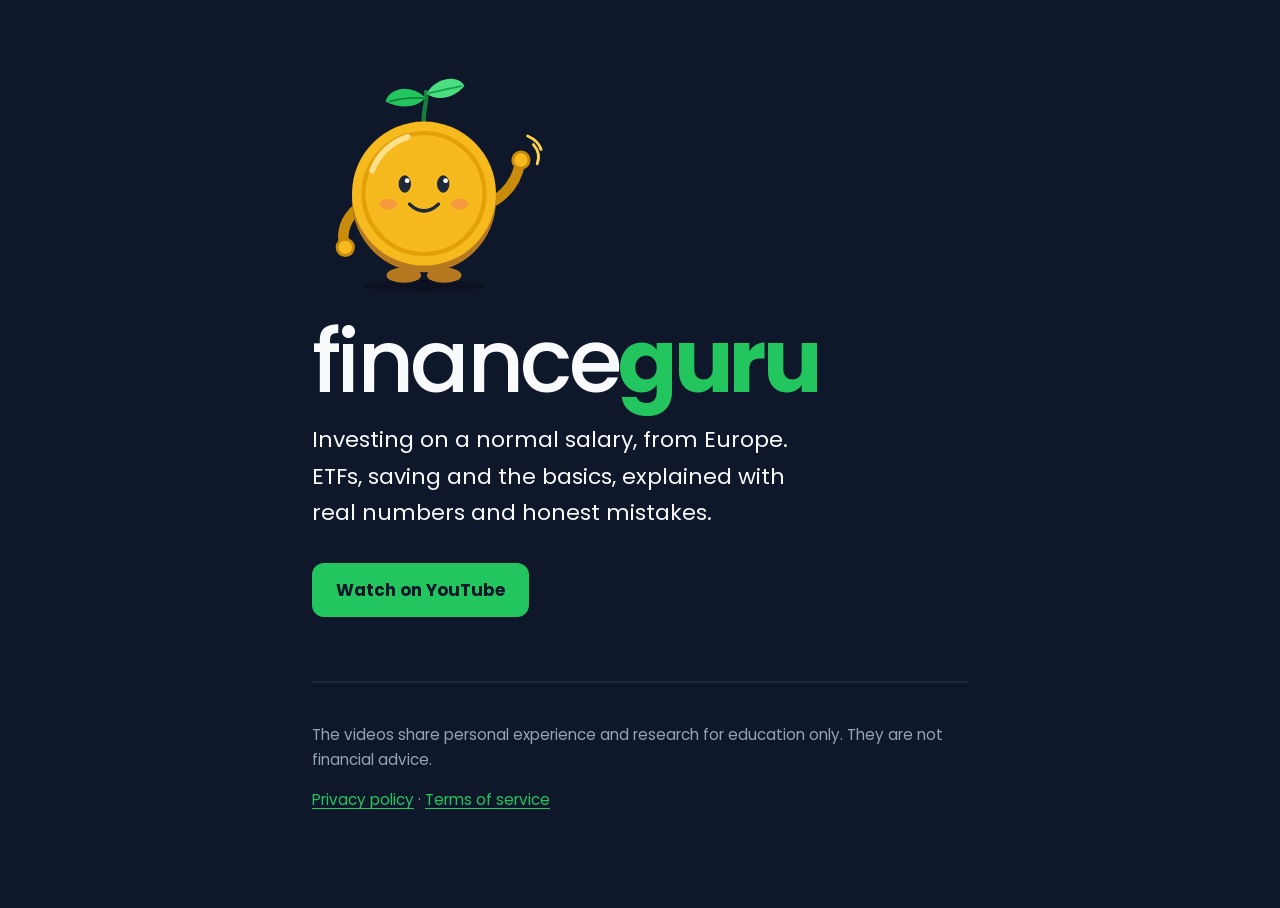
<file: index.html>
<!doctype html>
<html lang="en">
<head>
<meta charset="utf-8">
<meta name="viewport" content="width=device-width, initial-scale=1">
<title>financeguru: investing on a normal salary, from Europe</title>
<meta name="description" content="financeguru is a YouTube channel about investing on a normal salary, from Europe.">
<link rel="preconnect" href="https://fonts.googleapis.com">
<link rel="stylesheet" href="https://fonts.googleapis.com/css2?family=Poppins:wght@400;500;700&display=swap">
<link rel="stylesheet" href="style.css">
</head>
<body>
<main>
<svg xmlns="http://www.w3.org/2000/svg" viewBox="0 0 500 480" class="mascot" role="img" aria-label="financeguru coin mascot waving">
  <ellipse cx="250" cy="462" rx="128" ry="12" fill="#000000" fill-opacity="0.22"/>
  <ellipse cx="208" cy="440" rx="36" ry="16" fill="#B7791F"/>
  <ellipse cx="292" cy="440" rx="36" ry="16" fill="#B7791F"/>
  <path d="M112 300 Q 74 334 84 378" stroke="#C98B0B" stroke-width="22" stroke-linecap="round" stroke-linejoin="round" fill="none"/>
  <circle cx="86" cy="382" r="17" fill="#F6B91E" stroke="#C98B0B" stroke-width="6"/>
  <path d="M388 290 Q 440 262 450 206" stroke="#C98B0B" stroke-width="22" stroke-linecap="round" stroke-linejoin="round" fill="none"/>
  <circle cx="452" cy="200" r="17" fill="#F6B91E" stroke="#C98B0B" stroke-width="6"/>
  <path d="M478 168 Q 494 186 486 208" stroke="#FCD34D" stroke-width="6" stroke-linecap="round" stroke-linejoin="round" fill="none"/>
  <path d="M466 150 Q 488 160 494 178" stroke="#FCD34D" stroke-width="6" stroke-linecap="round" stroke-linejoin="round" fill="none"/>
  <path d="M250 124 C 246 100, 258 82, 254 58" stroke="#15803D" stroke-width="9" stroke-linecap="round" fill="none"/>
  <g transform="rotate(0 253 70)">
    <path d="M253 70 C 220 40, 178 50, 170 78 C 200 94, 236 92, 253 70 Z" fill="#22C55E"/>
    <path d="M250 71 C 226 70, 200 72, 178 78" stroke="#15803D" stroke-width="3.5" stroke-linecap="round" fill="none"/>
  </g>
  <g transform="rotate(0 255 62)">
    <path d="M255 62 C 276 26, 322 22, 334 46 C 312 72, 278 78, 255 62 Z" fill="#4ADE80"/>
    <path d="M258 61 C 282 56, 306 50, 328 46" stroke="#16A34A" stroke-width="3.5" stroke-linecap="round" fill="none"/>
  </g>
  <circle cx="250" cy="284" r="150" fill="#B7791F"/>
  <circle cx="250" cy="270" r="150" fill="#F6B91E"/>
  <circle cx="250" cy="270" r="126" fill="none" stroke="#E3A008" stroke-width="9"/>
  <path d="M142 222 A 116 116 0 0 1 216 152" stroke="#FFE08A" stroke-width="12" stroke-linecap="round" fill="none"/>
  <ellipse cx="210" cy="250" rx="13" ry="18" fill="#1E293B"/>
  <ellipse cx="290" cy="250" rx="13" ry="18" fill="#1E293B"/>
  <circle cx="215" cy="243" r="5" fill="#FFFFFF"/>
  <circle cx="295" cy="243" r="5" fill="#FFFFFF"/>
  <ellipse cx="176" cy="292" rx="18" ry="11" fill="#F97366" fill-opacity="0.45"/>
  <ellipse cx="324" cy="292" rx="18" ry="11" fill="#F97366" fill-opacity="0.45"/>
  <path d="M220 292 Q250 320 280 292" stroke="#1E293B" stroke-width="7" stroke-linecap="round" stroke-linejoin="round" fill="none"/>
</svg>
<h1 class="wordmark"><span class="light">finance</span><span>guru</span></h1>
<p class="lead">Investing on a normal salary, from Europe. ETFs, saving and the basics, explained with real numbers and honest mistakes.</p>
<!-- Check this link: replace @financeguru with your exact YouTube handle -->
<a class="button" href="https://www.youtube.com/@financeguru">Watch on YouTube</a>
<footer>
<p>The videos share personal experience and research for education only. They are not financial advice.</p>
<p><a href="privacy.html">Privacy policy</a> · <a href="terms.html">Terms of service</a></p>
</footer>
</main>
</body>
</html>
</file>
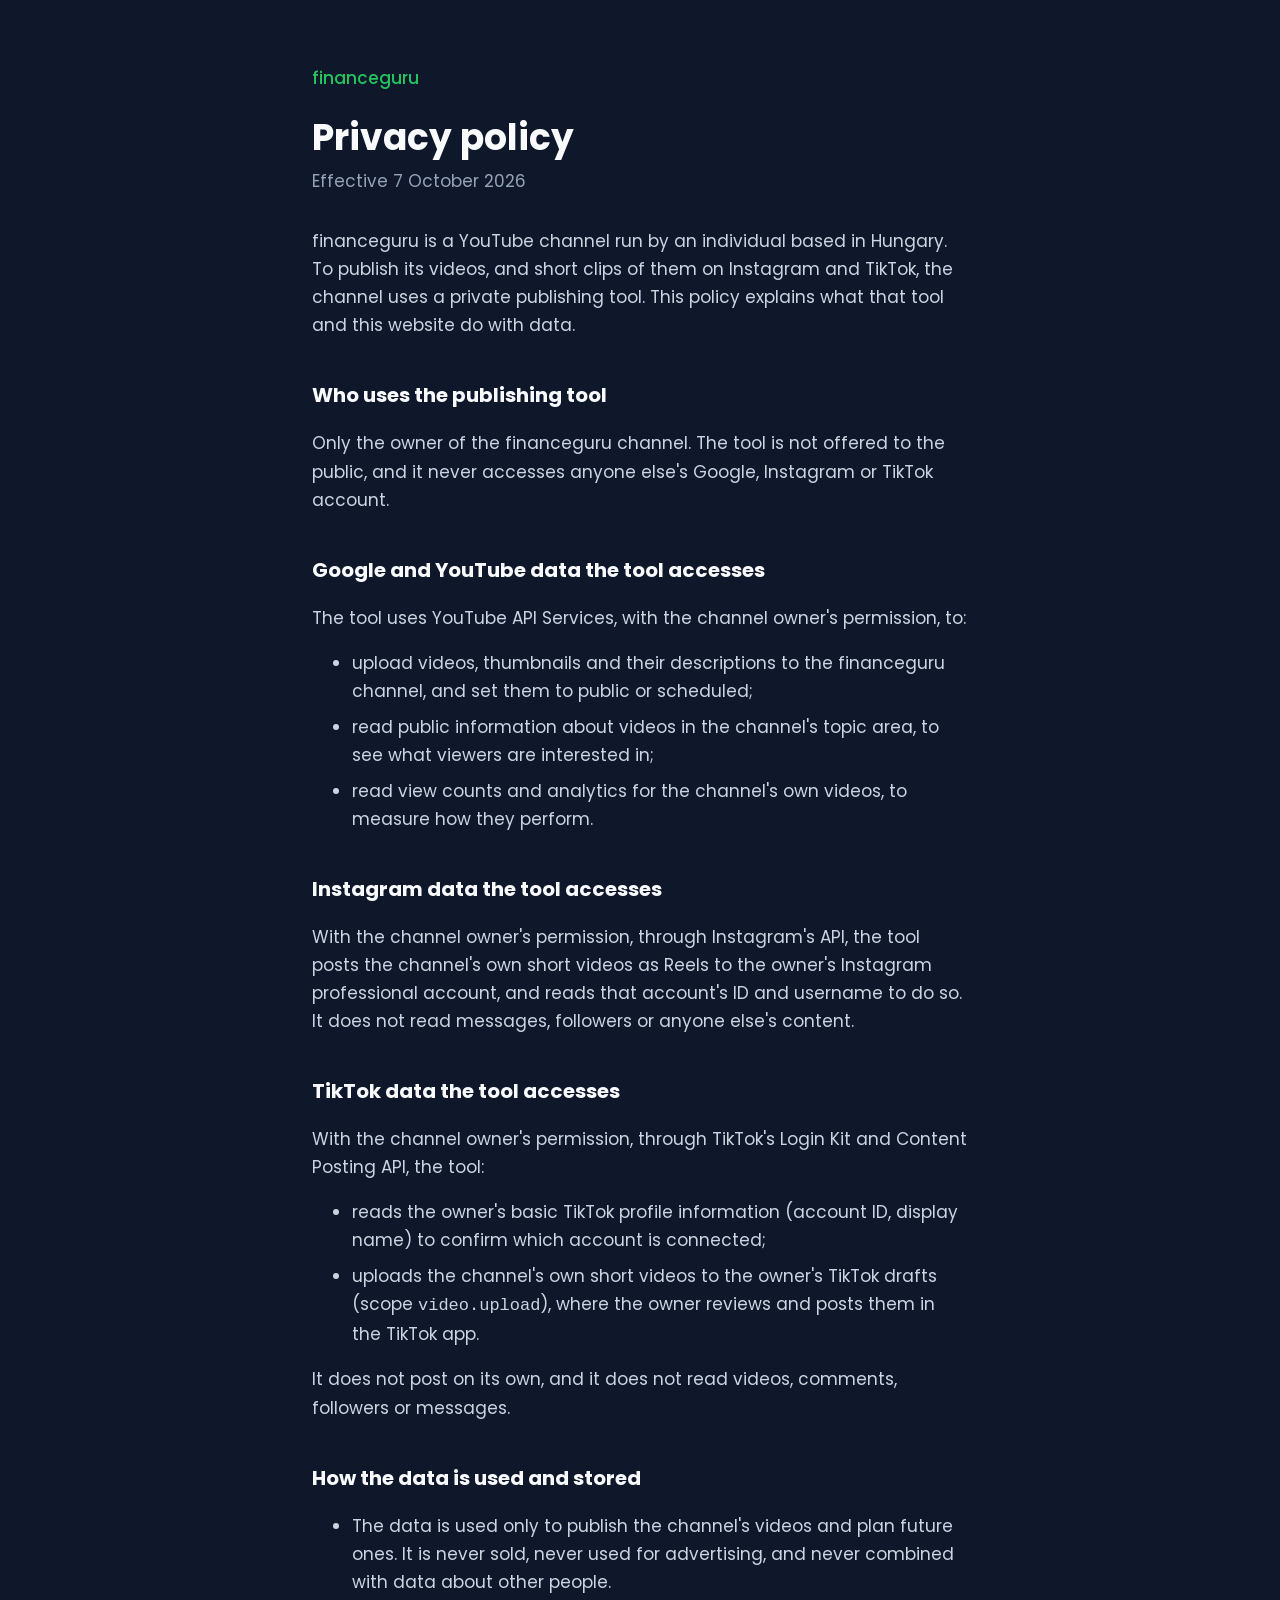
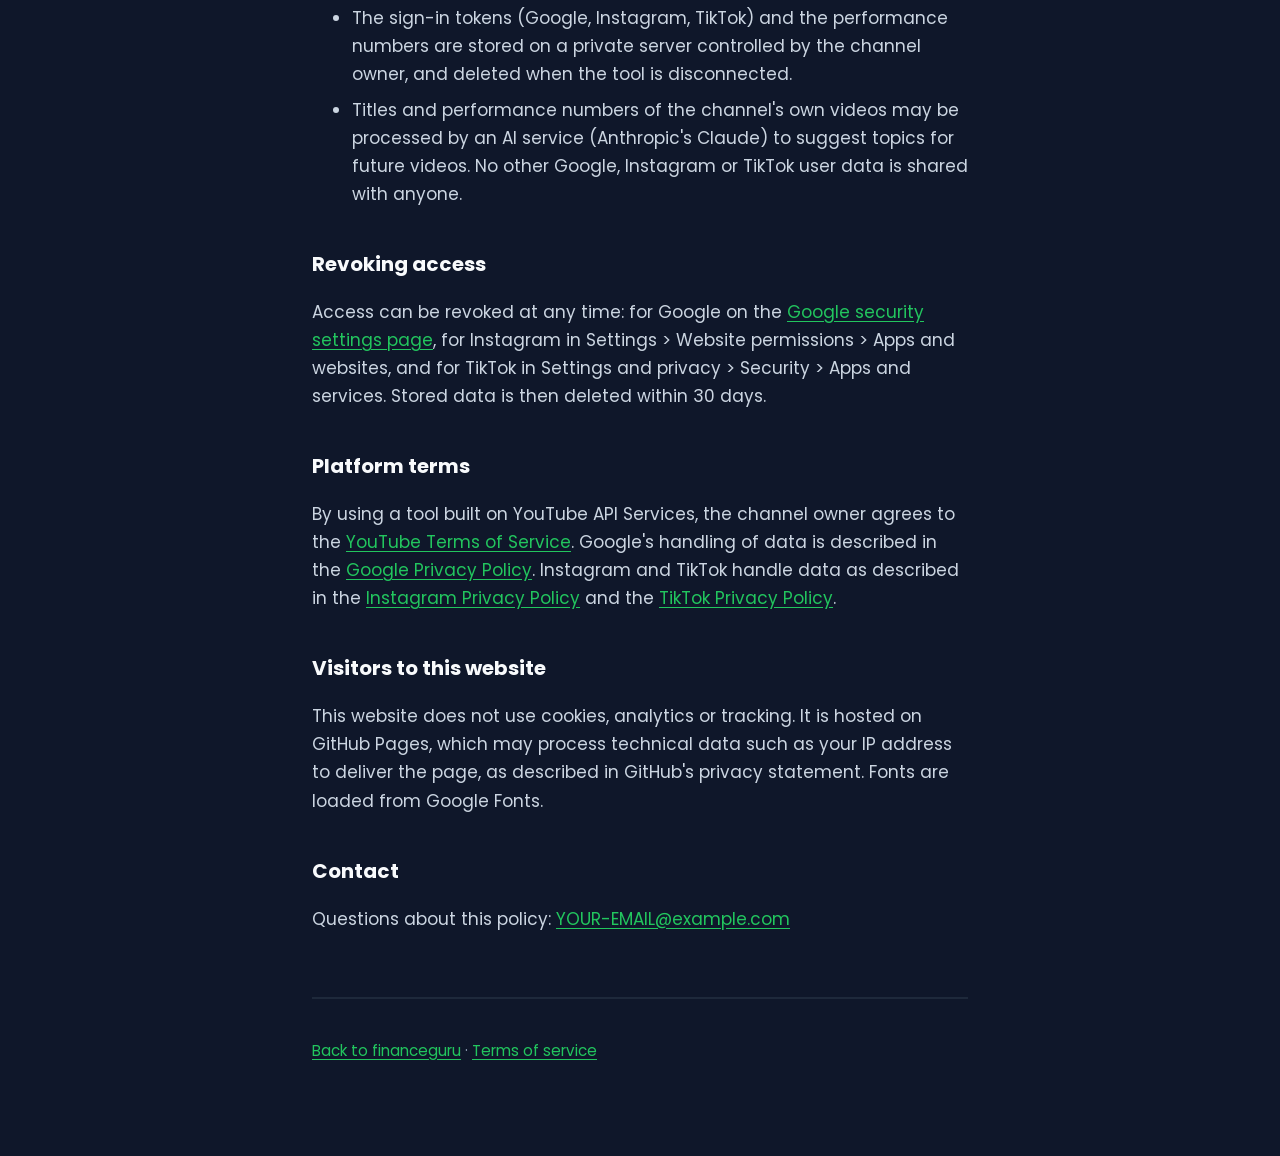
<file: privacy.html>
<!doctype html>
<html lang="en">
<head>
<meta charset="utf-8">
<meta name="viewport" content="width=device-width, initial-scale=1">
<title>Privacy policy | financeguru</title>
<link rel="preconnect" href="https://fonts.googleapis.com">
<link rel="stylesheet" href="https://fonts.googleapis.com/css2?family=Poppins:wght@400;500;700&display=swap">
<link rel="stylesheet" href="style.css">
</head>
<body>
<main>
<a class="back" href="index.html">financeguru</a>
<h1 class="title">Privacy policy</h1>
<p class="date">Effective 7 October 2026</p>

<p>financeguru is a YouTube channel run by an individual based in Hungary. To publish its videos, and short clips of them on Instagram and TikTok, the channel uses a private publishing tool. This policy explains what that tool and this website do with data.</p>

<h2>Who uses the publishing tool</h2>
<p>Only the owner of the financeguru channel. The tool is not offered to the public, and it never accesses anyone else's Google, Instagram or TikTok account.</p>

<h2>Google and YouTube data the tool accesses</h2>
<p>The tool uses YouTube API Services, with the channel owner's permission, to:</p>
<ul>
<li>upload videos, thumbnails and their descriptions to the financeguru channel, and set them to public or scheduled;</li>
<li>read public information about videos in the channel's topic area, to see what viewers are interested in;</li>
<li>read view counts and analytics for the channel's own videos, to measure how they perform.</li>
</ul>

<h2>Instagram data the tool accesses</h2>
<p>With the channel owner's permission, through Instagram's API, the tool posts the channel's own short videos as Reels to the owner's Instagram professional account, and reads that account's ID and username to do so. It does not read messages, followers or anyone else's content.</p>

<h2>TikTok data the tool accesses</h2>
<p>With the channel owner's permission, through TikTok's Login Kit and Content Posting API, the tool:</p>
<ul>
<li>reads the owner's basic TikTok profile information (account ID, display name) to confirm which account is connected;</li>
<li>uploads the channel's own short videos to the owner's TikTok drafts (scope <code>video.upload</code>), where the owner reviews and posts them in the TikTok app.</li>
</ul>
<p>It does not post on its own, and it does not read videos, comments, followers or messages.</p>

<h2>How the data is used and stored</h2>
<ul>
<li>The data is used only to publish the channel's videos and plan future ones. It is never sold, never used for advertising, and never combined with data about other people.</li>
<li>The sign-in tokens (Google, Instagram, TikTok) and the performance numbers are stored on a private server controlled by the channel owner, and deleted when the tool is disconnected.</li>
<li>Titles and performance numbers of the channel's own videos may be processed by an AI service (Anthropic's Claude) to suggest topics for future videos. No other Google, Instagram or TikTok user data is shared with anyone.</li>
</ul>

<h2>Revoking access</h2>
<p>Access can be revoked at any time: for Google on the <a href="https://myaccount.google.com/permissions">Google security settings page</a>, for Instagram in Settings &gt; Website permissions &gt; Apps and websites, and for TikTok in Settings and privacy &gt; Security &gt; Apps and services. Stored data is then deleted within 30 days.</p>

<h2>Platform terms</h2>
<p>By using a tool built on YouTube API Services, the channel owner agrees to the <a href="https://www.youtube.com/t/terms">YouTube Terms of Service</a>. Google's handling of data is described in the <a href="https://policies.google.com/privacy">Google Privacy Policy</a>. Instagram and TikTok handle data as described in the <a href="https://privacycenter.instagram.com/policy">Instagram Privacy Policy</a> and the <a href="https://www.tiktok.com/legal/page/eea/privacy-policy/en">TikTok Privacy Policy</a>.</p>

<h2>Visitors to this website</h2>
<p>This website does not use cookies, analytics or tracking. It is hosted on GitHub Pages, which may process technical data such as your IP address to deliver the page, as described in GitHub's privacy statement. Fonts are loaded from Google Fonts.</p>

<h2>Contact</h2>
<!-- Replace with the email you want to show publicly -->
<p>Questions about this policy: <a href="mailto:YOUR-EMAIL@example.com">YOUR-EMAIL@example.com</a></p>

<footer>
<p><a href="index.html">Back to financeguru</a> · <a href="terms.html">Terms of service</a></p>
</footer>
</main>
</body>
</html>
</file>
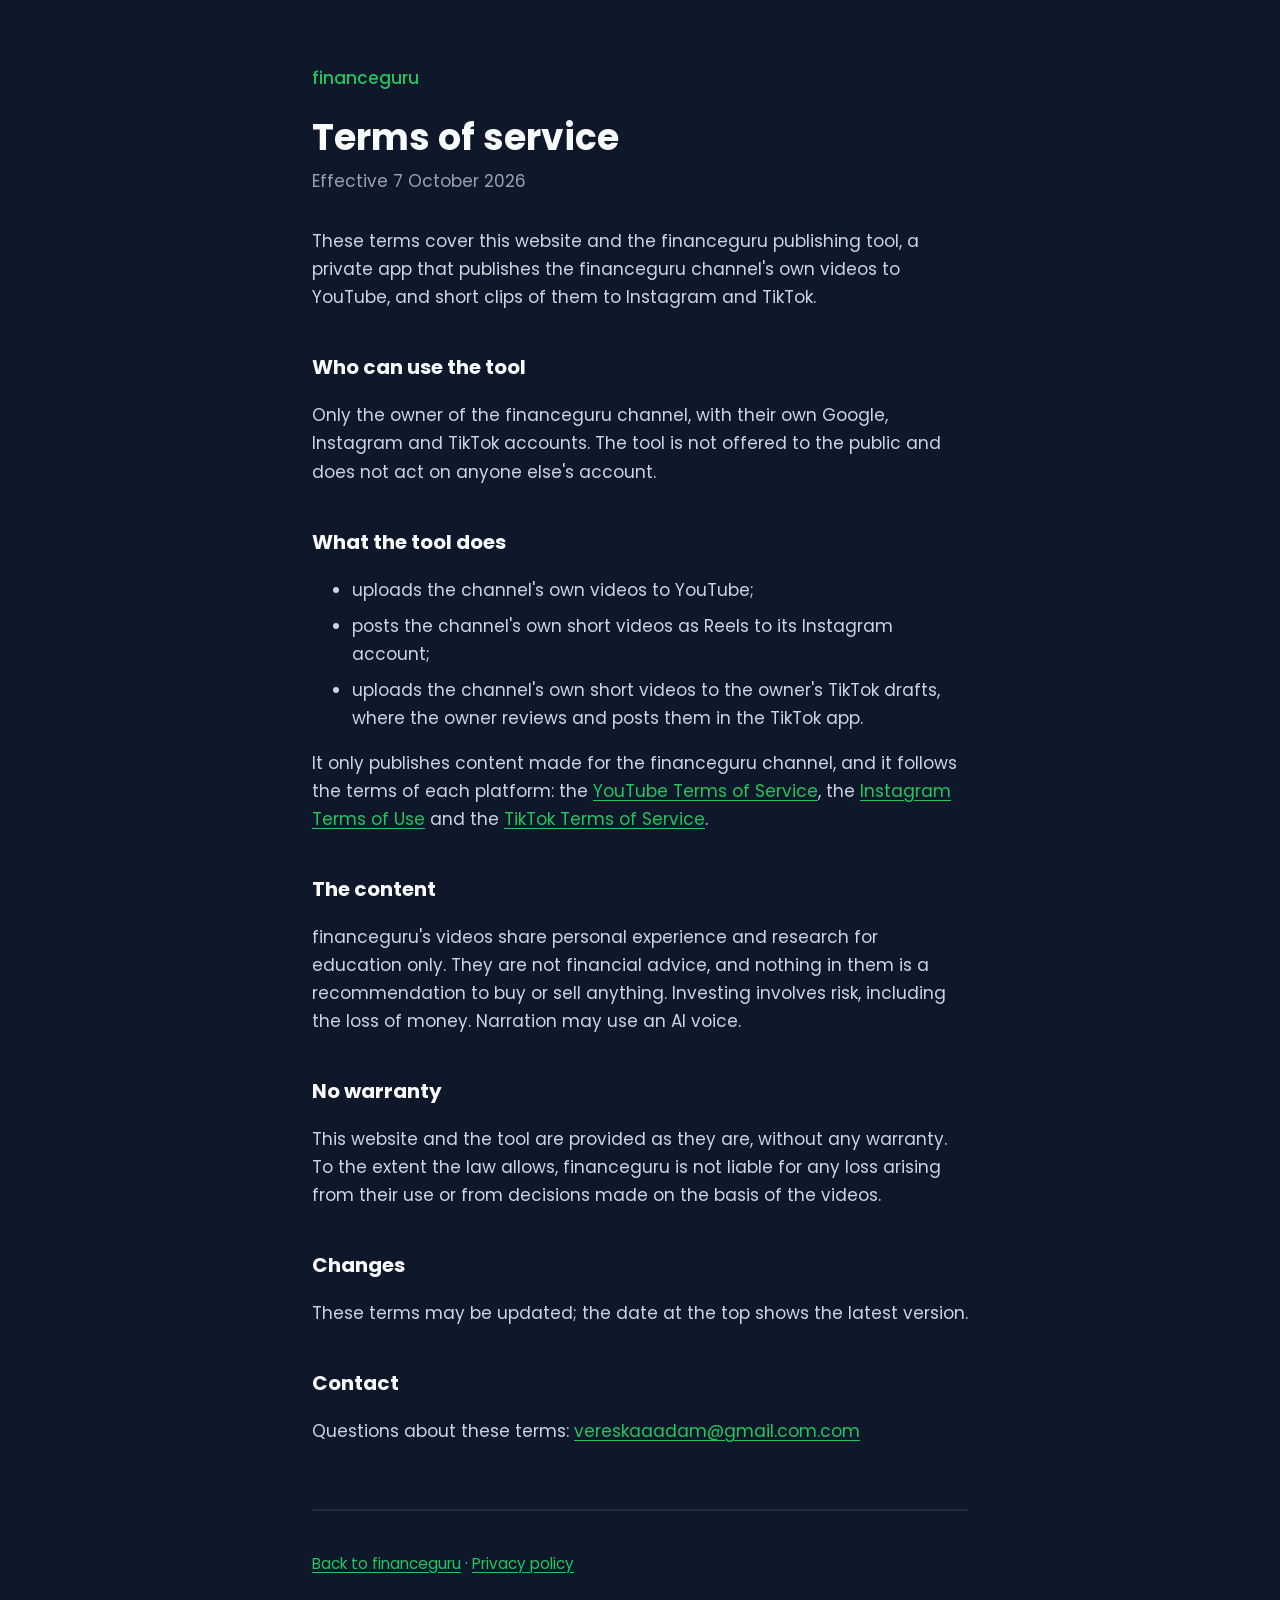
<file: terms.html>
<!doctype html>
<html lang="en">
<head>
<meta charset="utf-8">
<meta name="viewport" content="width=device-width, initial-scale=1">
<title>Terms of service | financeguru</title>
<link rel="preconnect" href="https://fonts.googleapis.com">
<link rel="stylesheet" href="https://fonts.googleapis.com/css2?family=Poppins:wght@400;500;700&display=swap">
<link rel="stylesheet" href="style.css">
</head>
<body>
<main>
<a class="back" href="index.html">financeguru</a>
<h1 class="title">Terms of service</h1>
<p class="date">Effective 7 October 2026</p>

<p>These terms cover this website and the financeguru publishing tool, a private app that publishes the financeguru channel's own videos to YouTube, and short clips of them to Instagram and TikTok.</p>

<h2>Who can use the tool</h2>
<p>Only the owner of the financeguru channel, with their own Google, Instagram and TikTok accounts. The tool is not offered to the public and does not act on anyone else's account.</p>

<h2>What the tool does</h2>
<ul>
<li>uploads the channel's own videos to YouTube;</li>
<li>posts the channel's own short videos as Reels to its Instagram account;</li>
<li>uploads the channel's own short videos to the owner's TikTok drafts, where the owner reviews and posts them in the TikTok app.</li>
</ul>
<p>It only publishes content made for the financeguru channel, and it follows the terms of each platform: the <a href="https://www.youtube.com/t/terms">YouTube Terms of Service</a>, the <a href="https://help.instagram.com/581066165581870">Instagram Terms of Use</a> and the <a href="https://www.tiktok.com/legal/page/eea/terms-of-service/en">TikTok Terms of Service</a>.</p>

<h2>The content</h2>
<p>financeguru's videos share personal experience and research for education only. They are not financial advice, and nothing in them is a recommendation to buy or sell anything. Investing involves risk, including the loss of money. Narration may use an AI voice.</p>

<h2>No warranty</h2>
<p>This website and the tool are provided as they are, without any warranty. To the extent the law allows, financeguru is not liable for any loss arising from their use or from decisions made on the basis of the videos.</p>

<h2>Changes</h2>
<p>These terms may be updated; the date at the top shows the latest version.</p>

<h2>Contact</h2>
<!-- Replace with the email you want to show publicly (the same one as on the privacy page) -->
<p>Questions about these terms: <a href="mailto:vereskaaadam@gmail.com">vereskaaadam@gmail.com.com</a></p>

<footer>
<p><a href="index.html">Back to financeguru</a> · <a href="privacy.html">Privacy policy</a></p>
</footer>
</main>
</body>
</html>
</file>
<file: style.css>
:root { --ink: #0F172A; --card: #1E293B; --text: #F8FAFC; --soft: #CBD5E1; --muted: #94A3B8; --green: #22C55E; }
* { box-sizing: border-box; }
html { background: var(--ink); }
body { margin: 0; min-height: 100vh; background: var(--ink); color: var(--soft); font: 400 1.0625rem/1.65 'Poppins', 'Segoe UI', sans-serif; }
main { max-width: 44rem; margin: 0 auto; padding: 4rem 1.5rem 5rem; }
a { color: var(--green); text-underline-offset: 3px; }
a:focus-visible { outline: 3px solid var(--green); outline-offset: 3px; border-radius: 4px; }
.wordmark { font-weight: 700; font-size: clamp(3rem, 12vw, 5.5rem); line-height: 1; letter-spacing: -0.04em; color: var(--text); margin: 0; }
.wordmark span { color: var(--green); }
.wordmark .light { color: var(--text); font-weight: 500; }
.mascot { width: min(15rem, 60vw); height: auto; display: block; margin: 0 0 1.5rem -0.5rem; }
.lead { font-size: 1.375rem; color: var(--text); margin: 1rem 0 2rem; max-width: 32rem; }
.button { display: inline-block; background: var(--green); color: var(--ink); font-weight: 700; text-decoration: none; padding: 0.8rem 1.5rem; border-radius: 0.75rem; }
footer { margin-top: 4rem; padding-top: 1.5rem; border-top: 2px solid var(--card); font-size: 0.95rem; color: var(--muted); }
h1.title { color: var(--text); font-size: 2.25rem; line-height: 1.2; margin: 1.5rem 0 0.5rem; }
h2 { color: var(--text); font-size: 1.25rem; margin: 2.5rem 0 0.5rem; }
.back { font-weight: 500; text-decoration: none; }
.date { color: var(--muted); margin: 0 0 2rem; }
li { margin-bottom: 0.5rem; }
</file>
